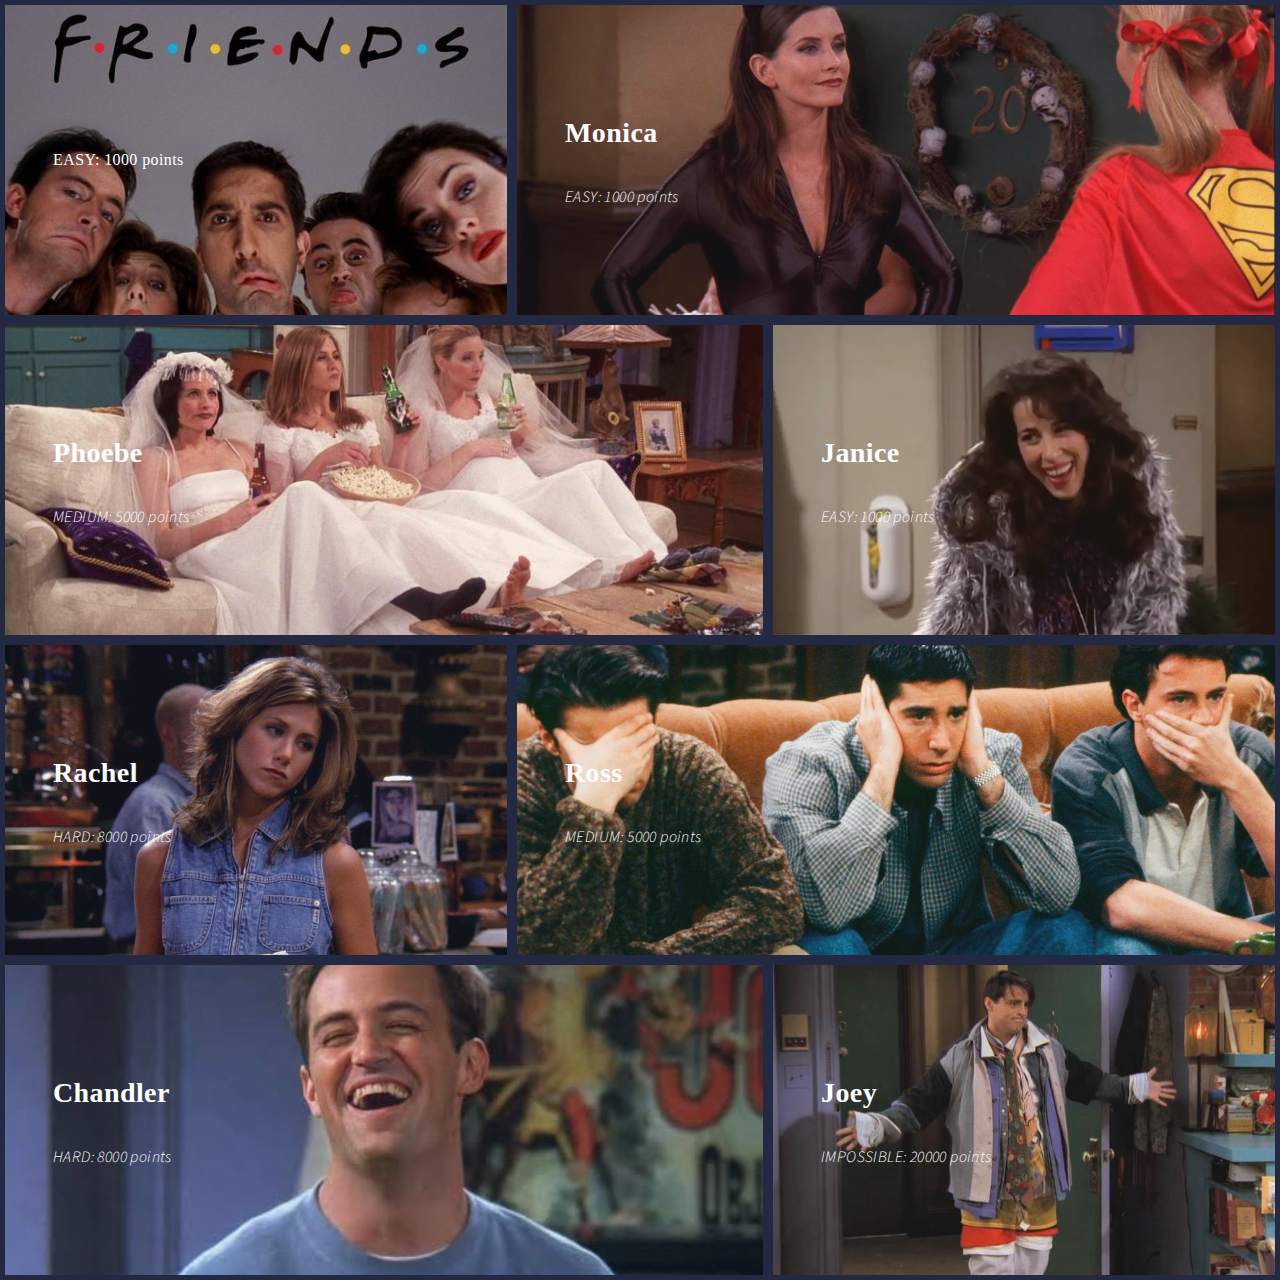
<file: index.html>
<!DOCTYPE HTML>
<html>

<head>

	<meta charset="utf-8" />
	<meta name="viewport" content="width=device-width, initial-scale=1, user-scalable=no" />
	<link rel="stylesheet" href="assets/css/main.css" />
	<noscript>
		<link rel="stylesheet" href="assets/css/noscript.css" />
	</noscript>

</head>

<body class="is-preload">

	<!-- Main -->
	<div id="main">

		<section id="one" class="tiles">
			<!-- row 1 -->
			<article>
				<span class="image">
					<img src="images/friendsT.jpg" alt="" />
				</span>
				<header class="major">
					<a href="friends.html" class="link"></a>
					<p style="font-family:italics;">EASY: 1000 points</p>
				</header>
			</article>

			<article>
				<span class="image">
					<img src="images/pic02.jpg" alt="" />
				</span>
				<header class="major">
					<h3><a style="font-family:papyrus" href="monica.html" class="link">Monica</a></h3>
					<p><i>EASY: 1000 points</i></p>
				</header>
			</article>

			<!-- row 2 -->
			<article>
				<span class="image">
					<img src="images/pic06.jpg" alt="" />
				</span>
				<header class="major">
					<h3><a style="font-family:papyrus" href="phoebe.html" class="link">Phoebe</a></h3>
					<p><i>MEDIUM: 5000 points</i></p>
				</header>
			</article>

			<article>
				<span class="image">
					<img src="images/pic07.jpg" alt="" />
				</span>
				<header class="major">
					<h3><a style="font-family:papyrus" href="janice.html" class="link">Janice</a></h3>
					<p><i>EASY: 1000 points</i></p>
				</header>
			</article>

			<!-- row 3 -->
			<article>
				<span class="image">
					<img src="images/pic01.jpg" alt="" />
				</span>
				<header class="major">
					<h2><a style="font-family:papyrus" href="rachel.html" class="link">Rachel</a></h2>
					<p><i>HARD: 8000 points</i></p>
				</header>
			</article>

			<article>
				<span class="image">
					<img src="images/pic03.jpg" alt="" />
				</span>
				<header class="major">
					<h3><a style="font-family:papyrus" href="ross.html" class="link">Ross</a></h3>
					<p><i>MEDIUM: 5000 points</i></p>
				</header>
			</article>

			<!-- row 4 -->
			<article>
				<span class="image">
					<img src="images/pic04.jpg" alt="" />
				</span>
				<header class="major">
					<h3><a style="font-family:papyrus" href="chandler.html" class="link">Chandler</a></h3>
					<p><i>HARD: 8000 points</i></p>
				</header>
			</article>

			<article>
				<span class="image">
					<img src="images/pic05.jpg" alt="" />
				</span>
				<header class="major">
					<h3><a style="font-family:papyrus" href="joey.html" class="link">Joey</a></h3>
					<p><i>IMPOSSIBLE: 20000 points</i></p>
				</header>
			</article>
		</section>



		<!-- Scripts -->
		<script src="assets/js/jquery.min.js"></script>
		<script src="assets/js/jquery.scrolly.min.js"></script>
		<script src="assets/js/jquery.scrollex.min.js"></script>
		<script src="assets/js/browser.min.js"></script>
		<script src="assets/js/breakpoints.min.js"></script>
		<script src="assets/js/util.js"></script>
		<script src="assets/js/main.js"></script>

</body>

</html>
</file>
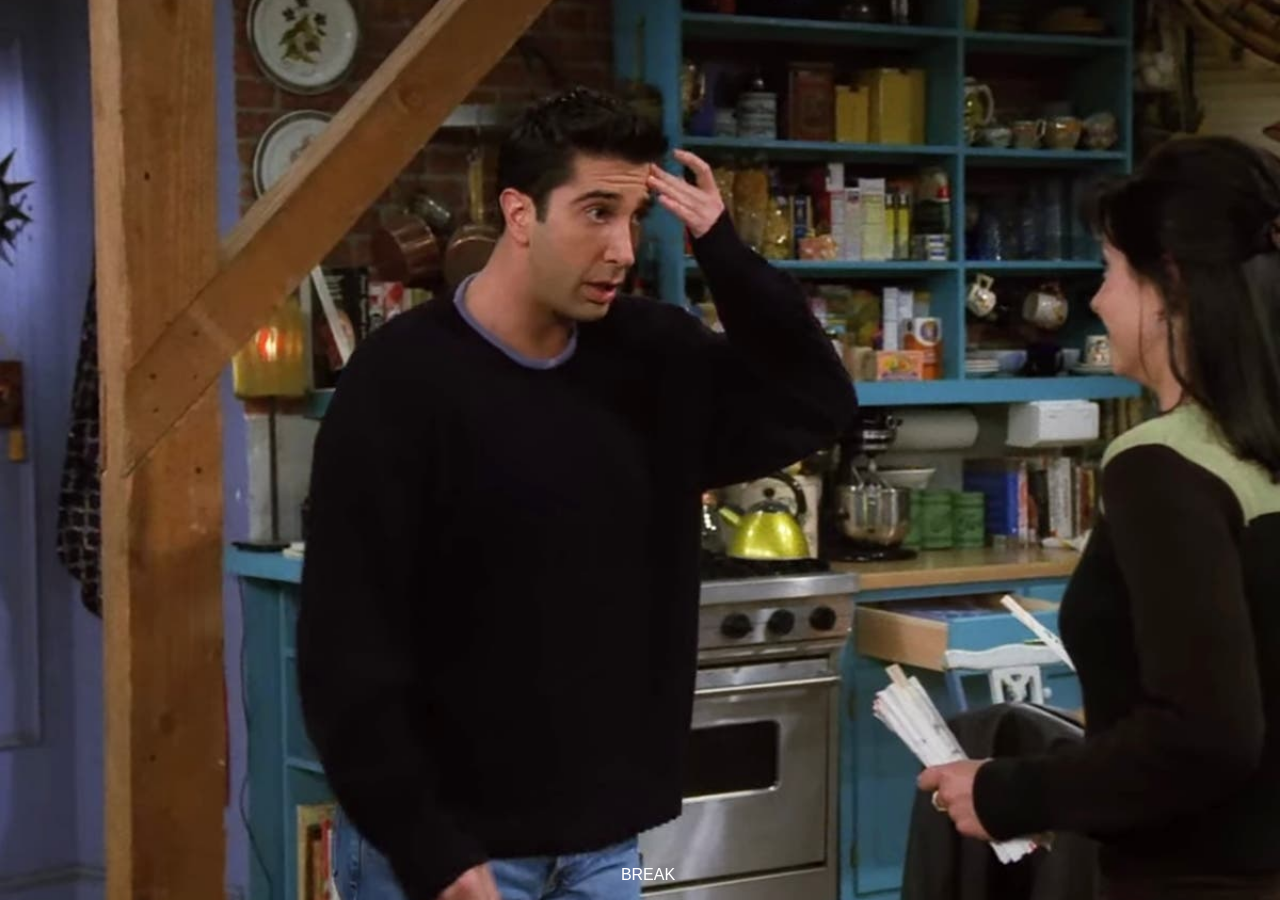
<file: break.html>
<!DOCTYPE HTML>
<html>
	<head>
		<style>
            p.b {
                font-family: Arial, Helvetica, sans-serif;
                color: #ffffff;
                }
                a, a:hover, a:focus, a:active {
      text-decoration: none;
      color: inherit;
		 }
        </style>
		<title>BREAK</title>
		<meta charset="utf-8" />
		<meta name="viewport" content="width=device-width, initial-scale=1, user-scalable=no" />
		 <link rel="stylesheet" href="assets/css/break.css" /> 
		
	</head>
	<body>
        <div style="position: relative">
            <p class=b style="position: fixed; bottom: 0; width:100%; text-align: center">  
                <a id="download" href="/images/pivot.png"  download="pivot.png">BREAK</a> 
            </p>
        </div>
    </body>
<!-- meta critic is harsh with the ratings -->
</html>
</file>
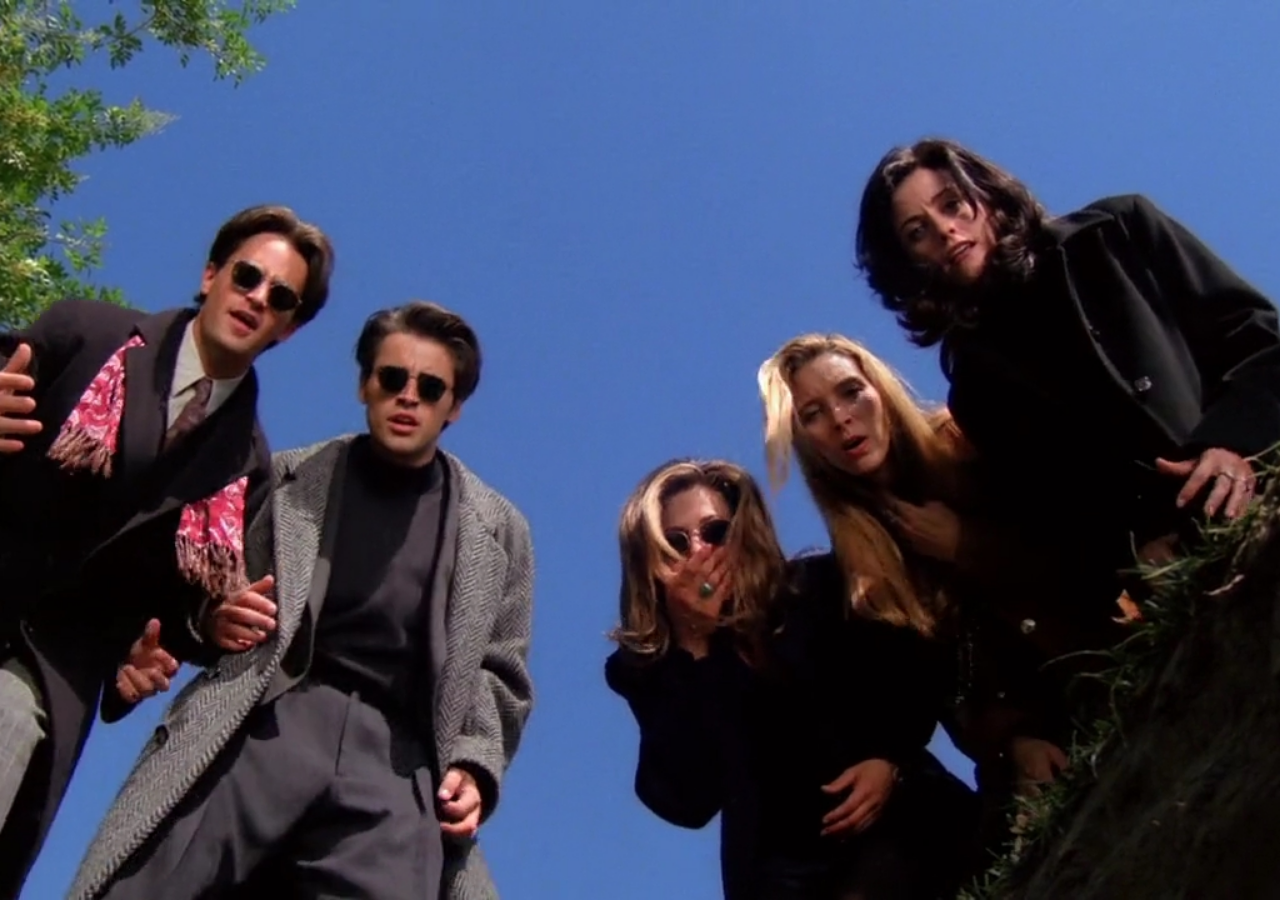
<file: friends.html>
<!DOCTYPE HTML>
<html>
	<head>
		<title>Beginning</title>
		<meta charset="utf-8" />
		<meta name="viewport" content="width=device-width, initial-scale=1, user-scalable=no" />
	 	<link rel="stylesheet" href="assets/css/friends.css" /> 
         <!-- Hmmm i wonder what this does SWYgeW91IGFyZSBteSBGUklFTkQgcGxlYXNlIGRvbid0IHN1Ym1pdCB0aGlzIGZsYWcKCmZsYWd7ZmxhZ18xX3lvdV9iZXRyYXllZF9tZV86KH0= -->
		
	</head>


</html>
</file>
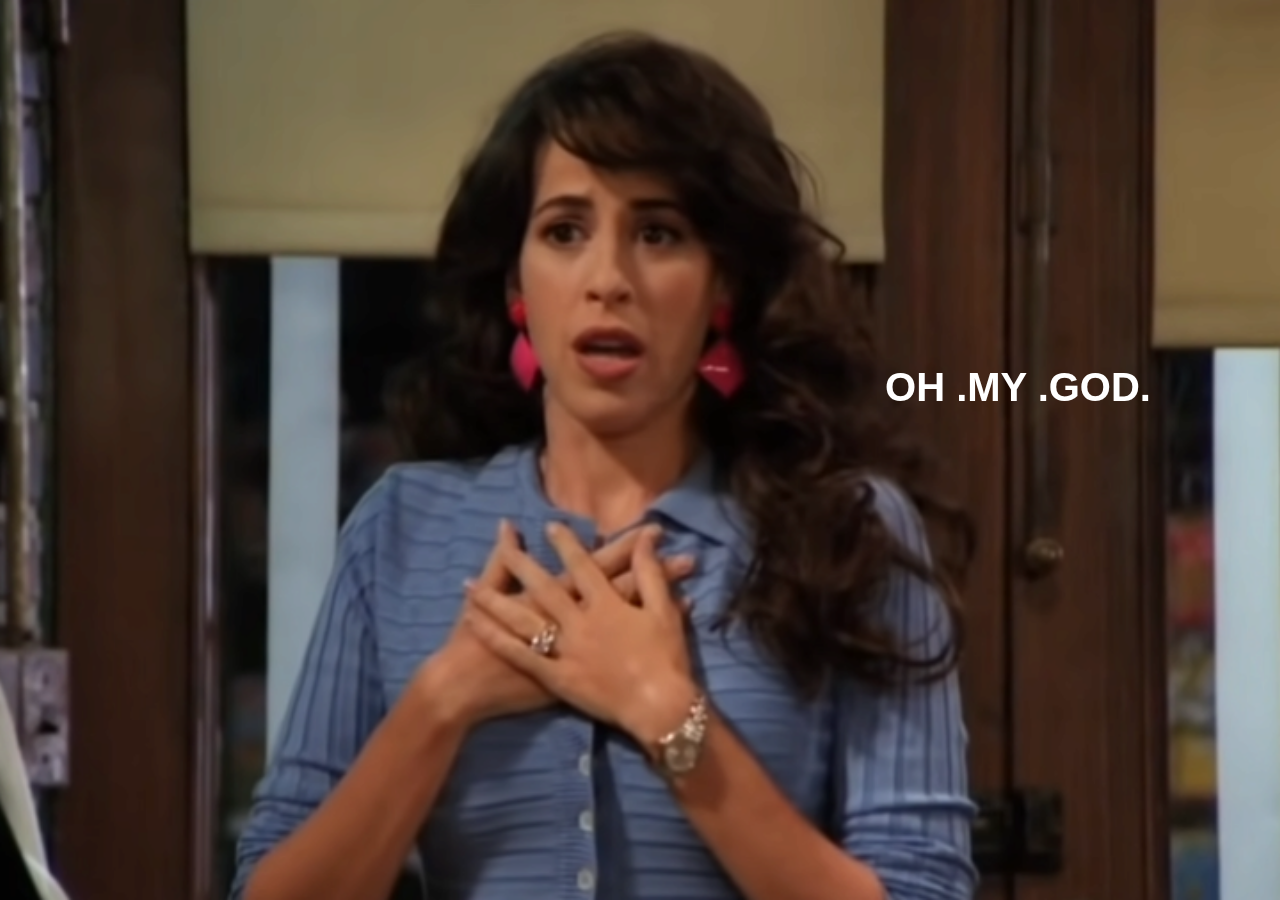
<file: janice.html>
<!DOCTYPE HTML>
<html>
	<head>
		<style>
            p.b {
                font-family: -apple-system, BlinkMacSystemFont, 'Segoe UI', Roboto, Oxygen, Ubuntu, Cantarell, 'Open Sans', 'Helvetica Neue', sans-serif;
                color: #ffffff;
                font-size: 40px;
                bottom: 50%;
                left: 60%;
                width:500px;
                position: fixed;
                text-align: center;
                }
                a, a:hover, a:focus, a:active {
                text-decoration: none;
                color: inherit;
                }
        </style>
		<title>OH MY GOD</title>
		<meta charset="utf-8" />
		<meta name="viewport" content="width=device-width, initial-scale=1, user-scalable=no" />
	 	<link rel="stylesheet" href="assets/css/janice.css" /> 
		
	</head>
	<body>
        <div style="position: relative">
            <p class=b> 
                <a id="download" href="/images/janicePg.jpg"  download="janicePg.jpg"><b>OH .MY .GOD.</b></a>
            </p>
        </div>
    </body>


</html>
</file>
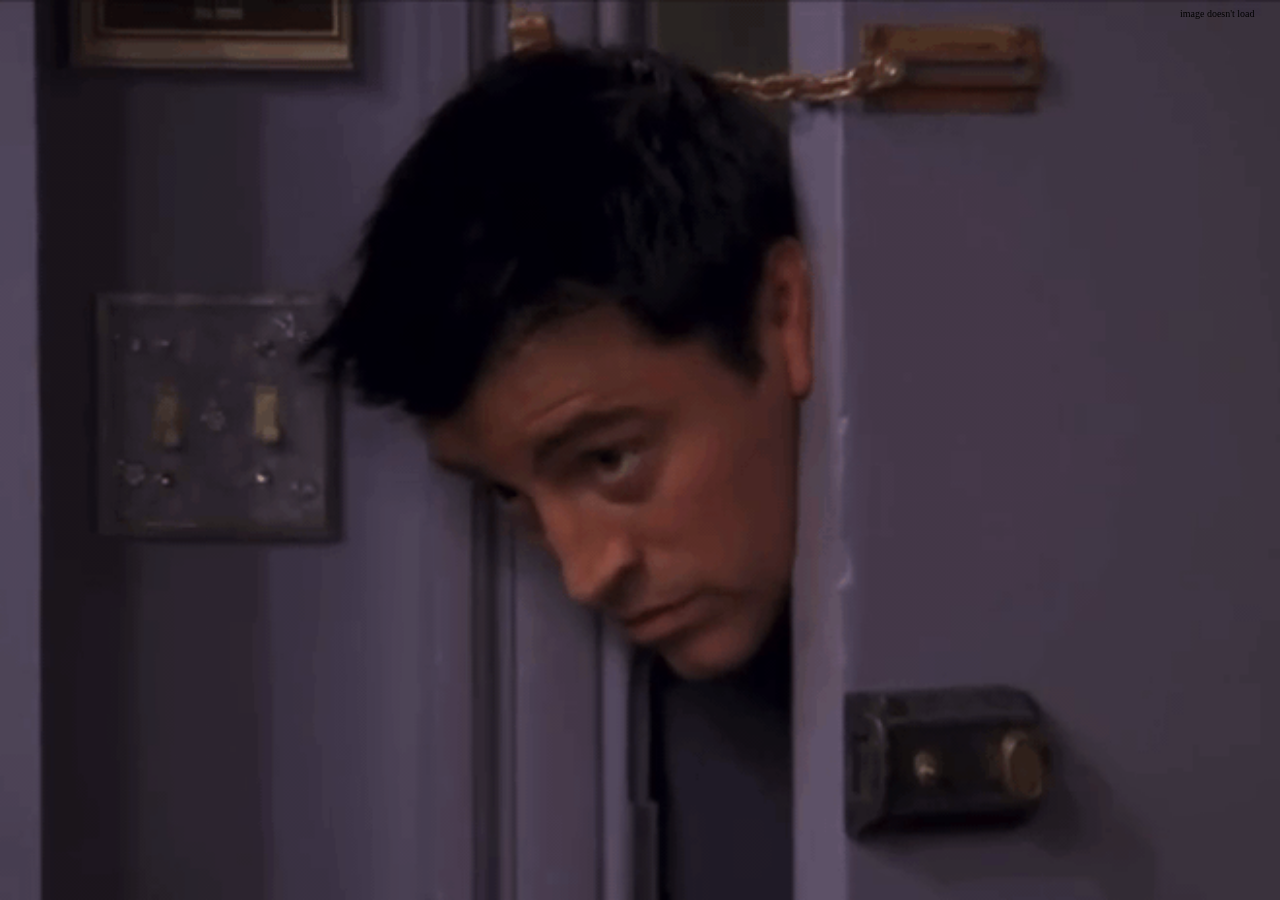
<file: joey.html>
<!DOCTYPE HTML>
<html>
	<head>
        <style>
            div.fixed {
              position: fixed;
              bottom: 10;
              right: 0;
              width: 100px;
              font-size: 10px
            }
            a, a:hover, a:focus, a:active {
      text-decoration: none;
      color: inherit;
 }
            </style>
		<title>IM STUCK</title>
		<meta charset="utf-8" />
		<meta name="viewport" content="width=device-width, initial-scale=1, user-scalable=no" />
		<link rel="stylesheet" href="assets/css/joey.css" /> 
		
	</head>
   <body>
    <div class="fixed">
        <a id="download" href="/images/test.png"  download="test.png">image doesn't load</a>
        </div>
    </body>
</html>
</file>
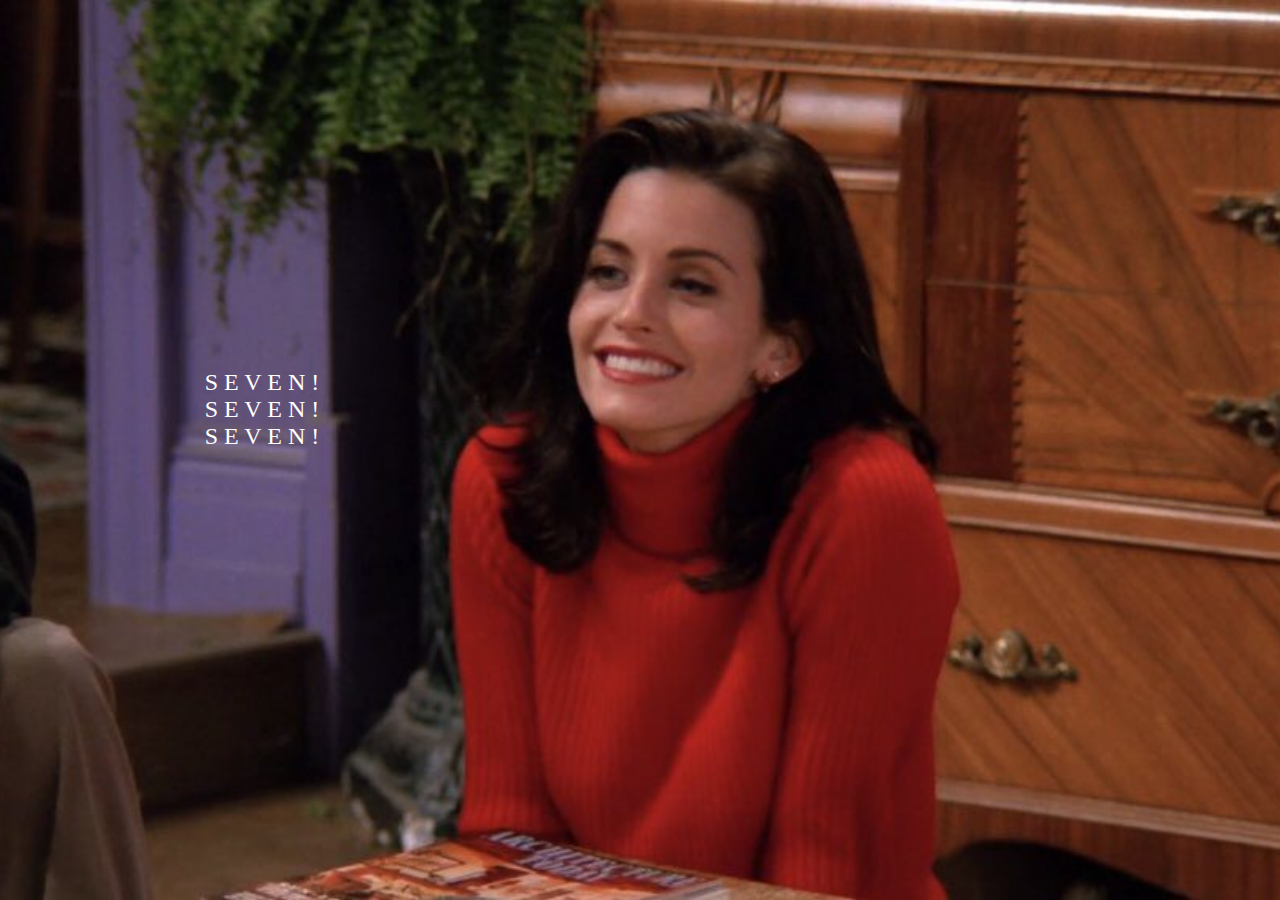
<file: monica.html>
<!DOCTYPE HTML>
<html>

<head>
      <style>
            div.fixed {
                  position: absolute;
                  bottom: 50%;
                  right: 60%;
                  width: 500px;
                  font-size: 24px;
                  color: white;
                  text-align: center;
            }
            a,
            a:hover,
            a:focus,
            a:active {
                  text-decoration: none;
                  color: inherit;
                  font-family: fantasy;
            }
      </style>
      <title>I KNOW</title>
      <meta charset="utf-8" />
      <meta name="viewport" content="width=device-width, initial-scale=1, user-scalable=no" />
      <link rel="stylesheet" href="assets/css/monica.css" />

</head>

<body>
      <div class="fixed">
            <a id="download" href="/monica" download="monica"> S E V E N ! <br> S E V E N ! <br> S E V E N ! </a>
      </div>
</body>

</html>
</file>
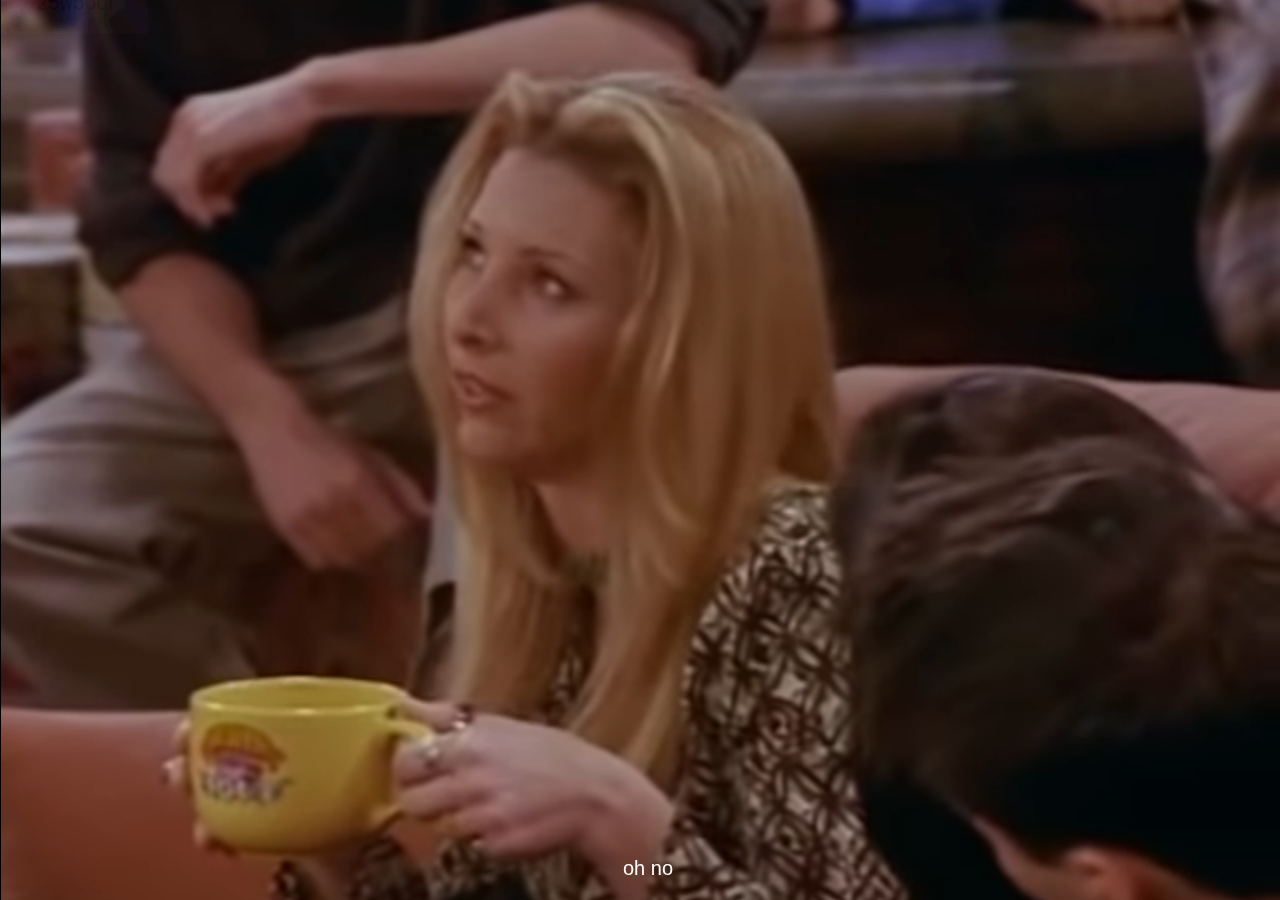
<file: phoebe.html>
<!DOCTYPE HTML>
<html>
	<head>
		<style>
            p.b {
                font-family: arial;
                color: #ffffff;
                font-size: 20px;
                }
                a, a:hover, a:focus, a:active {
                text-decoration: none;
                color: inherit;
                }
        </style>
		<title>OH NO</title>
		<meta charset="utf-8" />
		<meta name="viewport" content="width=device-width, initial-scale=1, user-scalable=no" />
	 	<link rel="stylesheet" href="assets/css/phoebe.css" /> 
		
	</head>
	<body>
        <div style="position: relative">
            <p class=b style="position: fixed; bottom: 0; width:100%; text-align: center"> 
                <a id="download" href="/images/secret.rar"  download="secret.rar">oh no</a>
            </p>
        </div>
    </body>
</html>
</file>
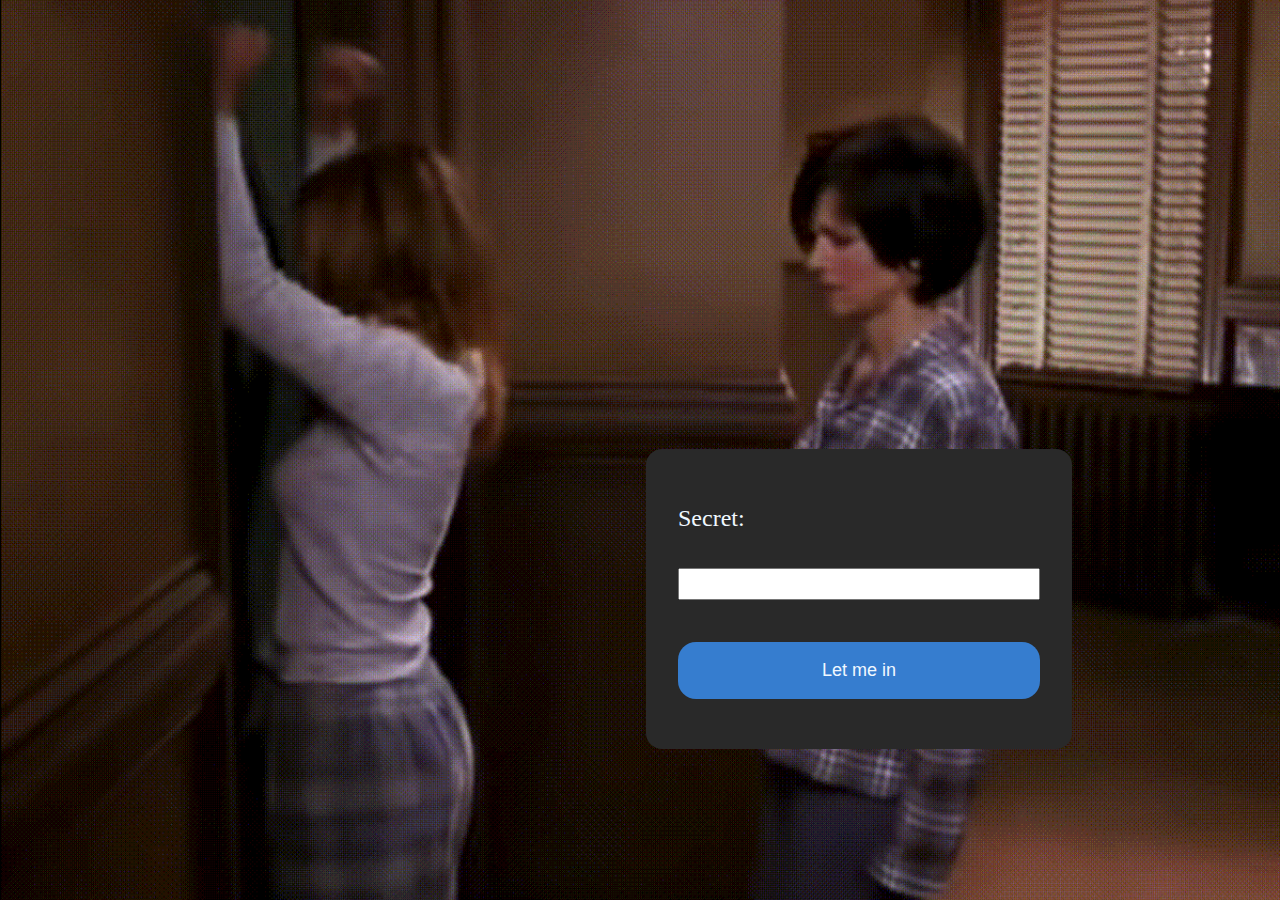
<file: rachel.html>
<!DOCTYPE HTML>
<html>
	<head>
		<title>RACHEL</title>
		<meta charset="utf-8" />
		<meta name="viewport" content="width=device-width, initial-scale=1, user-scalable=no" />
	 	<link rel="stylesheet" href="assets/css/rachel.css" /> 
         <link rel="stylesheet" href="/assets/js/donotlook.js" />
		
	</head>
   <body>
            <div class="container">
                <!-- <img src="images/rachelpg.gif" alt="rachel" width="100%" height="100%" /> -->
                <form class="form1" action="/rachel1.html" onsubmit="return (this.pass.value==='J3NN1FER')?true:false;">
                    <label for="pass">Secret:</label>
                    <input type="text" name="pass" />
                    <input class="button" type="submit" value="Let me in" />
                </form>
            </div>
        <!--
            Ross: do u know what your chances of winning a lottery are
            you have a better chance of getting struck by lightning 42 TIMES.
            Oh, but you can do it with maths ig but i bet you cant even
            figure out what flag plrk{SV@GXK_ means...
            Rachel: "ROSS I NEED A BREAK FROM YOU"
            Ross: * goes on to tell interesting facts to copy machine girl *
        -->
</html>
</file>
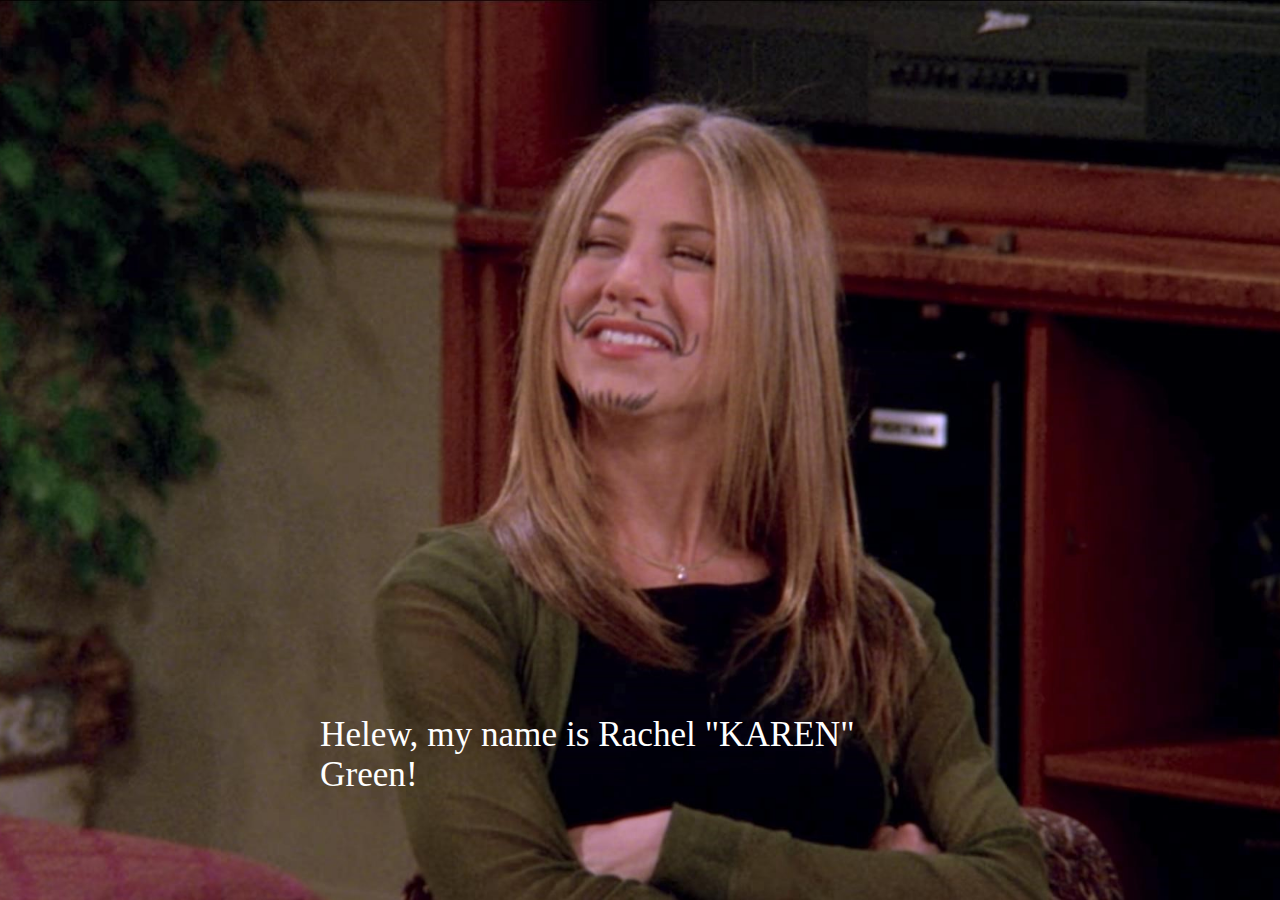
<file: rachel1.html>
<!DOCTYPE HTML>
<html>
	<head>
		<title>OH MY GOD</title>
		<meta charset="utf-8" />
		<meta name="viewport" content="width=device-width, initial-scale=1, user-scalable=no" />
	 	<link rel="stylesheet" href="assets/css/rachel2.css" /> 
	</head>
    <body>
        <p class="textbox">
            Helew, my 
            <a href="/assets/rachel.pcapng">name</a>
            is Rachel "KAREN" Green!
        </p>
    </body>


</html>
</file>
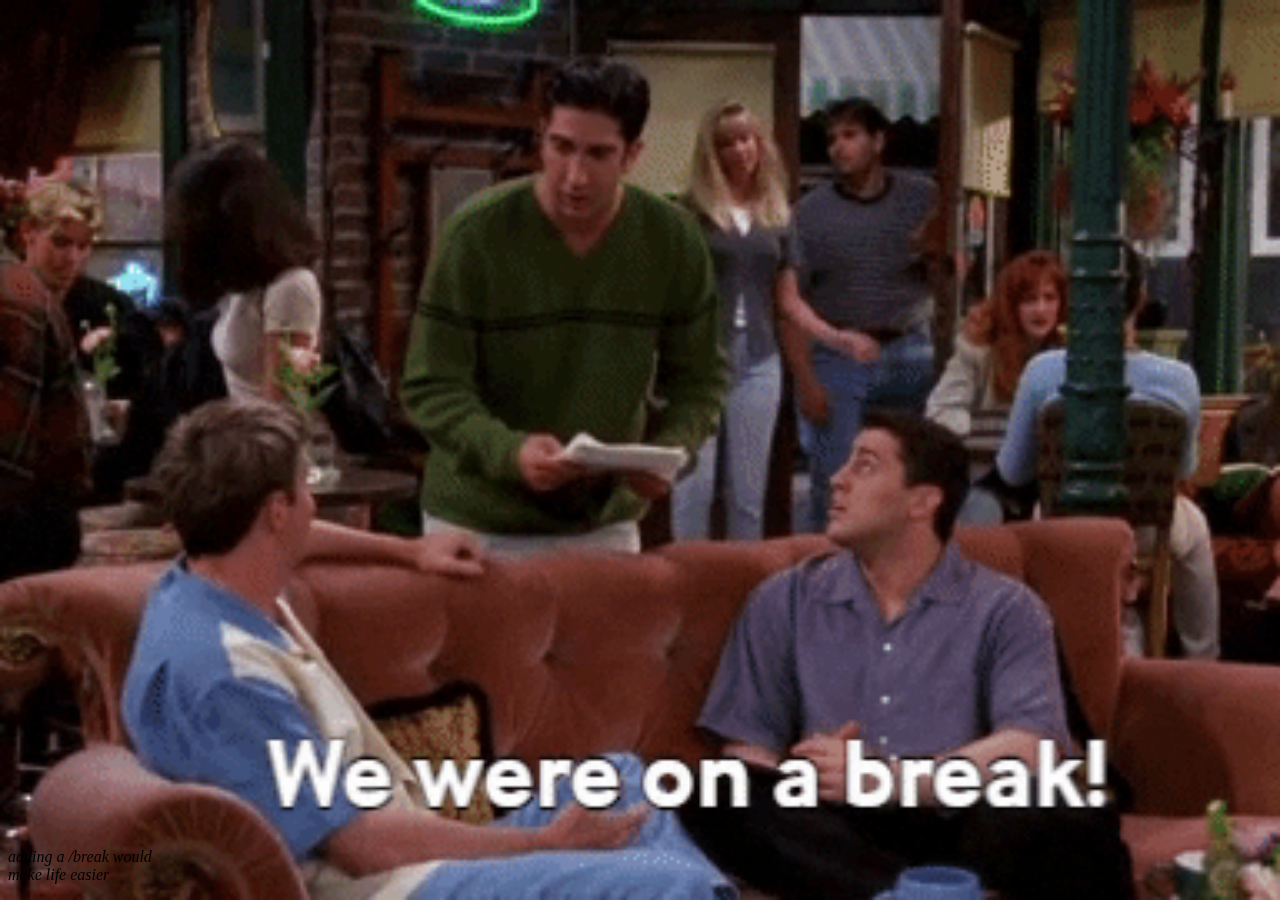
<file: ross.html>
<!DOCTYPE HTML>
<html>
	<head>
		<title>WE WERE ON A BREAK</title>
        <style>
            .tab {
                display: inline-block;
                margin-left: 40px;
            }
        </style>
		<meta charset="utf-8" />
		<meta name="viewport" content="width=device-width, initial-scale=1, user-scalable=no" />
	 	<link rel="stylesheet" href="assets/css/ross.css" /> 
		
	</head>
    <body>
        <div style="position: relative">
            <p style="position: fixed; bottom: 0; width:100%; text-align: left"><i> adding a /break would <br> make life easier</i>
            </p>
        </div>
    </body>

</html>
</file>
<file: assets/css/noscript.css>
/*
	Forty by HTML5 UP
	html5up.net | @ajlkn
	Free for personal and commercial use under the CCA 3.0 license (html5up.net/license)
*/

/* Banner */

	body.is-preload #banner:after {
		opacity: 0.85;
	}

	body.is-preload #banner > .inner {
		-moz-filter: none;
		-webkit-filter: none;
		-ms-filter: none;
		filter: none;
		-moz-transform: none;
		-webkit-transform: none;
		-ms-transform: none;
		transform: none;
		opacity: 1;
	}
</file>
<file: assets/css/break.css>
html { 
    background: url(/images/breakPg.jpg) no-repeat center center fixed; 
    -webkit-background-size: cover;
    -moz-background-size: cover;
    -o-background-size: cover;
    background-size: cover;
  }
</file>
<file: assets/css/friends.css>
html { 
    background: url(/images/friendsPg.jpg) no-repeat center center fixed; 
    -webkit-background-size: cover;
    -moz-background-size: cover;
    -o-background-size: cover;
    background-size: cover;
  }
</file>
<file: assets/css/janice.css>
html { 
    background: url(/images/janicePg\(1\).jpg) no-repeat center center fixed; 
    -webkit-background-size: cover;
    -moz-background-size: cover;
    -o-background-size: cover;
    background-size: cover;
  }
</file>
<file: assets/css/joey.css>
html { 
    background: url(/images/joeyPg.gif) no-repeat center center fixed; 
    -webkit-background-size: cover;
    -moz-background-size: cover;
    -o-background-size: cover;
    background-size: cover;
  }
</file>
<file: assets/css/monica.css>
html { 
    background: url(/images/monicaPg.jpg) no-repeat center center fixed; 
    -webkit-background-size: cover;
    -moz-background-size: cover;
    -o-background-size: cover;
    background-size: cover;
  }
</file>
<file: assets/css/phoebe.css>
html { 
    background: url(/images/ohno.png) no-repeat center center fixed; 
    -webkit-background-size: cover;
    -moz-background-size: cover;
    -o-background-size: cover;
    background-size: cover;
  }
</file>
<file: assets/css/rachel.css>
*{
  margin: 1em;
  padding: 0;
  box-sizing: border-box;
}
body {
  background: url(/images/rachelPg.gif) no-repeat center center fixed; 
  -webkit-background-size: cover;
  -moz-background-size: cover;
  -o-background-size: cover;
  background-size: cover;
}
form {
  background-color: #292929;
  color: aliceblue;
  font-size: 1rem;
  padding: 2em;
  border-radius: 1em;
  position: absolute;
  bottom: 15%;
  right: 15%;
  display: flex;
  flex-direction: column;
  align-items: center;
}
label {
  font-size: 1.5rem;
  margin-bottom: 0.5em;
  width: 100%;
  text-align: left;
}
input {
  width: 100%;
  font-size: 1.5em;
}
.button {
  background-color: #367dcf;
  color: aliceblue;
  border: none;
  border-radius: 1em;
  padding: 1em;
  font-size: large;
  margin: 1em;
  cursor: pointer;
}

img {
  width: 50%;
  height: auto;
  border-radius: 1em;
}
</file>
<file: assets/css/rachel2.css>
body {
  background: url(/images/rachel2.jpg) no-repeat center center fixed;
  -webkit-background-size: cover;
  -moz-background-size: cover;
  -o-background-size: cover;
  background-size: cover;
}

.textbox {
  font-size: 2.2em;
  color: white;
  position: absolute;
  top: 80%;
  left: 50%;
  transform: translate(-50%, -50%);
}

.textbox > a {
  text-decoration: none;
  color: white;
}
</file>
<file: assets/css/ross.css>
html { 
    background: url(/images/giphy.gif) no-repeat center center fixed; 
    -webkit-background-size: cover;
    -moz-background-size: cover;
    -o-background-size: cover;
    background-size: cover;
  }
</file>
<file: assets/css/main.css>
@import url(fontawesome-all.min.css);
@import url("https://fonts.googleapis.com/css?family=Source+Sans+Pro:300,300italic,600,600italic");


html, body, div, span, applet, object,
iframe, h1, h2, h3, h4, h5, h6, p, blockquote,
pre, a, abbr, acronym, address, big, cite,
code, del, dfn, em, img, ins, kbd, q, s, samp,
small, strike, strong, sub, sup, tt, var, b,
u, i, center, dl, dt, dd, ol, ul, li, fieldset,
form, label, legend, table, caption, tbody,
tfoot, thead, tr, th, td, article, aside,
canvas, details, embed, figure, figcaption,
footer, header, hgroup, menu, nav, output, ruby,
section, summary, time, mark, audio, video {
	margin: 0;
	padding: 0;
	border: 0;
	font-size: 100%;
	font: inherit;
	vertical-align: baseline;}

article, aside, details, figcaption, figure,
footer, header, hgroup, menu, nav, section {
	display: block;}

body {
	line-height: 1;
}

ol, ul {
	list-style: none;
}

blockquote, q {
	quotes: none;
}

	blockquote:before, blockquote:after, q:before, q:after {
		content: '';
		content: none;
	}

table {
	border-collapse: collapse;
	border-spacing: 0;
}

body {
	-webkit-text-size-adjust: none;
}

mark {
	background-color: transparent;
	color: inherit;
}

input::-moz-focus-inner {
	border: 0;
	padding: 0;
}

input, select, textarea {
	-moz-appearance: none;
	-webkit-appearance: none;
	-ms-appearance: none;
	appearance: none;
}

/* Basic */

	@-ms-viewport {
		width: device-width;
	}

	body {
		-ms-overflow-style: scrollbar;
	}

	@media screen and (max-width: 480px) {

		html, body {
			min-width: 320px;
		}

	}

	html {
		box-sizing: border-box;
	}

	*, *:before, *:after {
		box-sizing: inherit;
	}

	body {
		background: #242943;
	}

		body.is-preload *, body.is-preload *:before, body.is-preload *:after {
			-moz-animation: none !important;
			-webkit-animation: none !important;
			-ms-animation: none !important;
			animation: none !important;
			-moz-transition: none !important;
			-webkit-transition: none !important;
			-ms-transition: none !important;
			transition: none !important;
		}

/* Type */

	body, input, select, textarea {
		color: #ffffff;
		font-family: "Source Sans Pro", Helvetica, sans-serif;
		font-size: 17pt;
		font-weight: 300;
		letter-spacing: 0.025em;
		line-height: 1.65;
	}

		@media screen and (max-width: 1680px) {

			body, input, select, textarea {
				font-size: 14pt;
			}

		}

		@media screen and (max-width: 1280px) {

			body, input, select, textarea {
				font-size: 12pt;
			}

		}

		@media screen and (max-width: 360px) {

			body, input, select, textarea {
				font-size: 11pt;
			}

		}

	a {
		-moz-transition: color 0.2s ease-in-out, border-bottom-color 0.2s ease-in-out;
		-webkit-transition: color 0.2s ease-in-out, border-bottom-color 0.2s ease-in-out;
		-ms-transition: color 0.2s ease-in-out, border-bottom-color 0.2s ease-in-out;
		transition: color 0.2s ease-in-out, border-bottom-color 0.2s ease-in-out;
		border-bottom: dotted 1px;
		color: inherit;
		text-decoration: none;
	}

		a:hover {
			border-bottom-color: transparent;
			color: #9bf1ff !important;
		}

		a:active {
			color: #53e3fb !important;
		}

	strong, b {
		color: #ffffff;
		font-weight: 600;
	}

	em, i {
		font-style: italic;
	}

	p {
		margin: 0 0 2em 0;
	}

	h1, h2, h3, h4, h5, h6 {
		color: #ffffff;
		font-weight: 600;
		line-height: 1.65;
		margin: 0 0 1em 0;
	}

		h1 a, h2 a, h3 a, h4 a, h5 a, h6 a {
			color: inherit;
			border-bottom: 0;
		}

	h1 {
		font-size: 2.5em;
	}

	h2 {
		font-size: 1.75em;
	}

	h3 {
		font-size: 1.35em;
	}

	h4 {
		font-size: 1.1em;
	}

	h5 {
		font-size: 0.9em;
	}

	h6 {
		font-size: 0.7em;
	}

	@media screen and (max-width: 736px) {

		h1 {
			font-size: 2em;
		}

		h2 {
			font-size: 1.5em;
		}

		h3 {
			font-size: 1.25em;
		}

	}

	sub {
		font-size: 0.8em;
		position: relative;
		top: 0.5em;
	}

	sup {
		font-size: 0.8em;
		position: relative;
		top: -0.5em;
	}

	blockquote {
		border-left: solid 4px rgba(212, 212, 255, 0.1);
		font-style: italic;
		margin: 0 0 2em 0;
		padding: 0.5em 0 0.5em 2em;
	}

	code {
		background: rgba(212, 212, 255, 0.035);
		font-family: "Courier New", monospace;
		font-size: 0.9em;
		margin: 0 0.25em;
		padding: 0.25em 0.65em;
	}

	pre {
		-webkit-overflow-scrolling: touch;
		font-family: "Courier New", monospace;
		font-size: 0.9em;
		margin: 0 0 2em 0;
	}

		pre code {
			display: block;
			line-height: 1.75;
			padding: 1em 1.5em;
			overflow-x: auto;
		}

	hr {
		border: 0;
		border-bottom: solid 1px rgb(255, 255, 255);
		margin: 2em 0;
	}

		hr.major {
			margin: 3em 0;
		}

	.align-left {
		text-align: left;
	}

	.align-center {
		text-align: center;
	}

	.align-right {
		text-align: right;
	}



/* Section/Article */

	section.special, article.special {
		text-align: center;
	}

/* Form */

	form {
		margin: 0 0 2em 0;
	}

		form > :last-child {
			margin-bottom: 0;
		}

		form > .fields {
			display: -moz-flex;
			display: -webkit-flex;
			display: -ms-flex;
			display: flex;
			-moz-flex-wrap: wrap;
			-webkit-flex-wrap: wrap;
			-ms-flex-wrap: wrap;
			flex-wrap: wrap;
			width: calc(100% + 3em);
			margin: -1.5em 0 2em -1.5em;
		}

			form > .fields > .field {
				-moz-flex-grow: 0;
				-webkit-flex-grow: 0;
				-ms-flex-grow: 0;
				flex-grow: 0;
				-moz-flex-shrink: 0;
				-webkit-flex-shrink: 0;
				-ms-flex-shrink: 0;
				flex-shrink: 0;
				padding: 1.5em 0 0 1.5em;
				width: calc(100% - 1.5em);
			}

				form > .fields > .field.half {
					width: calc(50% - 0.75em);
				}

				form > .fields > .field.third {
					width: calc(100%/3 - 0.5em);
				}

				form > .fields > .field.quarter {
					width: calc(25% - 0.375em);
				}

		@media screen and (max-width: 480px) {

			form > .fields {
				width: calc(100% + 3em);
				margin: -1.5em 0 2em -1.5em;
			}

				form > .fields > .field {
					padding: 1.5em 0 0 1.5em;
					width: calc(100% - 1.5em);
				}

					form > .fields > .field.half {
						width: calc(100% - 1.5em);
					}

					form > .fields > .field.third {
						width: calc(100% - 1.5em);
					}

					form > .fields > .field.quarter {
						width: calc(100% - 1.5em);
					}

		}

	label {
		color: #ffffff;
		display: block;
		font-size: 0.8em;
		font-weight: 600;
		letter-spacing: 0.25em;
		margin: 0 0 1em 0;
		text-transform: uppercase;
	}

	input[type="text"],
	input[type="password"],
	input[type="email"],
	input[type="tel"],
	input[type="search"],
	input[type="url"],
	select,
	textarea {
		-moz-appearance: none;
		-webkit-appearance: none;
		-ms-appearance: none;
		appearance: none;
		background: rgba(212, 212, 255, 0.035);
		border: none;
		border-radius: 0;
		color: inherit;
		display: block;
		outline: 0;
		padding: 0 1em;
		text-decoration: none;
		width: 100%;
	}

		input[type="text"]:invalid,
		input[type="password"]:invalid,
		input[type="email"]:invalid,
		input[type="tel"]:invalid,
		input[type="search"]:invalid,
		input[type="url"]:invalid,
		select:invalid,
		textarea:invalid {
			box-shadow: none;
		}

		input[type="text"]:focus,
		input[type="password"]:focus,
		input[type="email"]:focus,
		input[type="tel"]:focus,
		input[type="search"]:focus,
		input[type="url"]:focus,
		select:focus,
		textarea:focus {
			border-color: #9bf1ff;
			box-shadow: 0 0 0 2px #9bf1ff;
		}

	select {
		background-image: url("data:image/svg+xml;charset=utf8,%3Csvg xmlns='http://www.w3.org/2000/svg' width='40' height='40' preserveAspectRatio='none' viewBox='0 0 40 40'%3E%3Cpath d='M9.4,12.3l10.4,10.4l10.4-10.4c0.2-0.2,0.5-0.4,0.9-0.4c0.3,0,0.6,0.1,0.9,0.4l3.3,3.3c0.2,0.2,0.4,0.5,0.4,0.9 c0,0.4-0.1,0.6-0.4,0.9L20.7,31.9c-0.2,0.2-0.5,0.4-0.9,0.4c-0.3,0-0.6-0.1-0.9-0.4L4.3,17.3c-0.2-0.2-0.4-0.5-0.4-0.9 c0-0.4,0.1-0.6,0.4-0.9l3.3-3.3c0.2-0.2,0.5-0.4,0.9-0.4S9.1,12.1,9.4,12.3z' fill='rgba(212, 212, 255, 0.1)' /%3E%3C/svg%3E");
		background-size: 1.25rem;
		background-repeat: no-repeat;
		background-position: calc(100% - 1rem) center;
		height: 2.75em;
		padding-right: 2.75em;
		text-overflow: ellipsis;
	}

		select option {
			color: #ffffff;
			background: #242943;
		}

		select:focus::-ms-value {
			background-color: transparent;
		}

		select::-ms-expand {
			display: none;
		}

	input[type="text"],
	input[type="password"],
	input[type="email"],
	input[type="tel"],
	input[type="search"],
	input[type="url"],
	select {
		height: 2.75em;
	}

	textarea {
		padding: 0.75em 1em;
	}

	input[type="checkbox"],
	input[type="radio"] {
		-moz-appearance: none;
		-webkit-appearance: none;
		-ms-appearance: none;
		appearance: none;
		display: block;
		float: left;
		margin-right: -2em;
		opacity: 0;
		width: 1em;
		z-index: -1;
	}

		input[type="checkbox"] + label,
		input[type="radio"] + label {
			text-decoration: none;
			color: #ffffff;
			cursor: pointer;
			display: inline-block;
			font-weight: 300;
			padding-left: 2.65em;
			padding-right: 0.75em;
			position: relative;
		}

			input[type="checkbox"] + label:before,
			input[type="radio"] + label:before {
				-moz-osx-font-smoothing: grayscale;
				-webkit-font-smoothing: antialiased;
				display: inline-block;
				font-style: normal;
				font-variant: normal;
				text-rendering: auto;
				line-height: 1;
				text-transform: none !important;
				font-family: 'Font Awesome 5 Free';
				font-weight: 900;
			}

			input[type="checkbox"] + label:before,
			input[type="radio"] + label:before {
				background: rgba(212, 212, 255, 0.035);
				content: '';
				display: inline-block;
				font-size: 0.8em;
				height: 2.0625em;
				left: 0;
				letter-spacing: 0;
				line-height: 2.0625em;
				position: absolute;
				text-align: center;
				top: 0;
				width: 2.0625em;
			}

		input[type="checkbox"]:checked + label:before,
		input[type="radio"]:checked + label:before {
			background: #ffffff;
			border-color: #9bf1ff;
			content: '\f00c';
			color: #242943;
		}

		input[type="checkbox"]:focus + label:before,
		input[type="radio"]:focus + label:before {
			box-shadow: 0 0 0 2px #9bf1ff;
		}

	input[type="radio"] + label:before {
		border-radius: 100%;
	}

	::-webkit-input-placeholder {
		color: rgba(244, 244, 255, 0.2) !important;
		opacity: 0;
	}

	:-moz-placeholder {
		color: rgba(244, 244, 255, 0.2) !important;
		opacity: 0;
	}

	::-moz-placeholder {
		color: rgba(244, 244, 255, 0.2) !important;
		opacity: 0;
	}

	:-ms-input-placeholder {
		color: rgba(244, 244, 255, 0.2) !important;
		opacity: 0;
	}

/* Box */

	.box {
		border: solid 1px rgba(212, 212, 255, 0.1);
		margin-bottom: 2em;
		padding: 1.5em;
	}

		.box > :last-child,
		.box > :last-child > :last-child,
		.box > :last-child > :last-child > :last-child {
			margin-bottom: 0;
		}

		.box.alt {
			border: 0;
			border-radius: 0;
			padding: 0;
		}

/* Icon */

	.icon {
		text-decoration: none;
		border-bottom: none;
		position: relative;
	}

		.icon:before {
			-moz-osx-font-smoothing: grayscale;
			-webkit-font-smoothing: antialiased;
			display: inline-block;
			font-style: normal;
			font-variant: normal;
			text-rendering: auto;
			line-height: 1;
			text-transform: none !important;
			font-family: 'Font Awesome 5 Free';
			font-weight: 400;
		}

		.icon > .label {
			display: none;
		}

		.icon:before {
			line-height: inherit;
		}

		.icon.solid:before {
			font-weight: 900;
		}

		.icon.brands:before {
			font-family: 'Font Awesome 5 Brands';
		}

		.icon.alt:before {
			background-color: #ffffff;
			border-radius: 100%;
			color: #242943;
			display: inline-block;
			height: 2em;
			line-height: 2em;
			text-align: center;
			width: 2em;
		}

	a.icon.alt:before {
		-moz-transition: background-color 0.2s ease-in-out;
		-webkit-transition: background-color 0.2s ease-in-out;
		-ms-transition: background-color 0.2s ease-in-out;
		transition: background-color 0.2s ease-in-out;
	}

	a.icon.alt:hover:before {
		background-color: #6fc3df;
	}

	a.icon.alt:active:before {
		background-color: #37a6cb;
	}

/* Image */

	.image {
		border: 0;
		display: inline-block;
		position: relative;
	}

		.image img {
			display: block;
		}

		.image.left, .image.right {
			max-width: 30%;
		}

			.image.left img, .image.right img {
				width: 100%;
			}

		.image.left {
			float: left;
			margin: 0 1.5em 1.25em 0;
			top: 0.25em;
		}

		.image.right {
			float: right;
			margin: 0 0 1.25em 1.5em;
			top: 0.25em;
		}

		.image.fit {
			display: block;
			margin: 0 0 2em 0;
			width: 100%;
		}

			.image.fit img {
				width: 100%;
			}

		.image.main {
			display: block;
			margin: 2.5em 0;
			width: 100%;
		}

			.image.main img {
				width: 100%;
			}

			@media screen and (max-width: 736px) {

				.image.main {
					margin: 1.5em 0;
				}

			}

/* List */

	ol {
		list-style: decimal;
		margin: 0 0 2em 0;
		padding-left: 1.25em;
	}

		ol li {
			padding-left: 0.25em;
		}

	ul {
		list-style: disc;
		margin: 0 0 2em 0;
		padding-left: 1em;
	}

		ul li {
			padding-left: 0.5em;
		}

		ul.alt {
			list-style: none;
			padding-left: 0;
		}

			ul.alt li {
				border-top: solid 1px rgba(212, 212, 255, 0.1);
				padding: 0.5em 0;
			}

				ul.alt li:first-child {
					border-top: 0;
					padding-top: 0;
				}

	dl {
		margin: 0 0 2em 0;
	}

		dl dt {
			display: block;
			font-weight: 600;
			margin: 0 0 1em 0;
		}

		dl dd {
			margin-left: 2em;
		}

/* Actions */

	ul.actions {
		display: -moz-flex;
		display: -webkit-flex;
		display: -ms-flex;
		display: flex;
		cursor: default;
		list-style: none;
		margin-left: -1em;
		padding-left: 0;
	}

		ul.actions li {
			padding: 0 0 0 1em;
			vertical-align: middle;
		}

		ul.actions.special {
			-moz-justify-content: center;
			-webkit-justify-content: center;
			-ms-justify-content: center;
			justify-content: center;
			width: 100%;
			margin-left: 0;
		}

			ul.actions.special li:first-child {
				padding-left: 0;
			}

		ul.actions.stacked {
			-moz-flex-direction: column;
			-webkit-flex-direction: column;
			-ms-flex-direction: column;
			flex-direction: column;
			margin-left: 0;
		}

			ul.actions.stacked li {
				padding: 1.3em 0 0 0;
			}

				ul.actions.stacked li:first-child {
					padding-top: 0;
				}

		ul.actions.fit {
			width: calc(100% + 1em);
		}

			ul.actions.fit li {
				-moz-flex-grow: 1;
				-webkit-flex-grow: 1;
				-ms-flex-grow: 1;
				flex-grow: 1;
				-moz-flex-shrink: 1;
				-webkit-flex-shrink: 1;
				-ms-flex-shrink: 1;
				flex-shrink: 1;
				width: 100%;
			}

				ul.actions.fit li > * {
					width: 100%;
				}

			ul.actions.fit.stacked {
				width: 100%;
			}

/* Icons */

	ul.icons {
		cursor: default;
		list-style: none;
		padding-left: 0;
	}

		ul.icons li {
			display: inline-block;
			padding: 0 1em 0 0;
		}

			ul.icons li:last-child {
				padding-right: 0;
			}

		@media screen and (max-width: 736px) {

			ul.icons li {
				padding: 0 0.75em 0 0;
			}

		}

/* Pagination */

	ul.pagination {
		cursor: default;
		list-style: none;
		padding-left: 0;
	}

		ul.pagination li {
			display: inline-block;
			padding-left: 0;
			vertical-align: middle;
		}

			ul.pagination li > .page {
				-moz-transition: background-color 0.2s ease-in-out, color 0.2s ease-in-out;
				-webkit-transition: background-color 0.2s ease-in-out, color 0.2s ease-in-out;
				-ms-transition: background-color 0.2s ease-in-out, color 0.2s ease-in-out;
				transition: background-color 0.2s ease-in-out, color 0.2s ease-in-out;
				border-bottom: 0;
				display: inline-block;
				font-size: 0.8em;
				font-weight: 600;
				height: 1.5em;
				line-height: 1.5em;
				margin: 0 0.125em;
				min-width: 1.5em;
				padding: 0 0.5em;
				text-align: center;
			}

				ul.pagination li > .page.active {
					background-color: #ffffff;
					color: #242943;
				}

					ul.pagination li > .page.active:hover {
						background-color: #9bf1ff;
						color: #242943 !important;
					}

					ul.pagination li > .page.active:active {
						background-color: #53e3fb;
					}

			ul.pagination li:first-child {
				padding-right: 0.75em;
			}

			ul.pagination li:last-child {
				padding-left: 0.75em;
			}

		@media screen and (max-width: 480px) {

			ul.pagination li:nth-child(n+2):nth-last-child(n+2) {
				display: none;
			}

			ul.pagination li:first-child {
				padding-right: 0;
			}

		}

/* Table */

	.table-wrapper {
		-webkit-overflow-scrolling: touch;
		overflow-x: auto;
	}

	table {
		margin: 0 0 2em 0;
		width: 100%;
	}

		table tbody tr {
			border: solid 1px rgba(212, 212, 255, 0.1);
			border-left: 0;
			border-right: 0;
		}

			table tbody tr:nth-child(2n + 1) {
				background-color: rgba(212, 212, 255, 0.035);
			}

		table td {
			padding: 0.75em 0.75em;
		}

		table th {
			color: #ffffff;
			font-size: 0.9em;
			font-weight: 600;
			padding: 0 0.75em 0.75em 0.75em;
			text-align: left;
		}

		table thead {
			border-bottom: solid 2px rgba(212, 212, 255, 0.1);
		}

		table tfoot {
			border-top: solid 2px rgba(212, 212, 255, 0.1);
		}

		table.alt {
			border-collapse: separate;
		}

			table.alt tbody tr td {
				border: solid 1px rgba(212, 212, 255, 0.1);
				border-left-width: 0;
				border-top-width: 0;
			}

				table.alt tbody tr td:first-child {
					border-left-width: 1px;
				}

			table.alt tbody tr:first-child td {
				border-top-width: 1px;
			}

			table.alt thead {
				border-bottom: 0;
			}

			table.alt tfoot {
				border-top: 0;
			}

/* Button */

	input[type="submit"],
	input[type="reset"],
	input[type="button"],
	button,
	.button {
		-moz-appearance: none;
		-webkit-appearance: none;
		-ms-appearance: none;
		appearance: none;
		-moz-transition: background-color 0.2s ease-in-out, box-shadow 0.2s ease-in-out, color 0.2s ease-in-out;
		-webkit-transition: background-color 0.2s ease-in-out, box-shadow 0.2s ease-in-out, color 0.2s ease-in-out;
		-ms-transition: background-color 0.2s ease-in-out, box-shadow 0.2s ease-in-out, color 0.2s ease-in-out;
		transition: background-color 0.2s ease-in-out, box-shadow 0.2s ease-in-out, color 0.2s ease-in-out;
		background-color: transparent;
		border: 0;
		border-radius: 0;
		box-shadow: inset 0 0 0 2px #ffffff;
		color: #ffffff;
		cursor: pointer;
		display: inline-block;
		font-size: 0.8em;
		font-weight: 600;
		height: 3.5em;
		letter-spacing: 0.25em;
		line-height: 3.5em;
		padding: 0 1.75em;
		text-align: center;
		text-decoration: none;
		text-transform: uppercase;
		white-space: nowrap;
	}

		input[type="submit"]:hover, input[type="submit"]:active,
		input[type="reset"]:hover,
		input[type="reset"]:active,
		input[type="button"]:hover,
		input[type="button"]:active,
		button:hover,
		button:active,
		.button:hover,
		.button:active {
			box-shadow: inset 0 0 0 2px #9bf1ff;
			color: #9bf1ff;
		}

		input[type="submit"]:active,
		input[type="reset"]:active,
		input[type="button"]:active,
		button:active,
		.button:active {
			background-color: rgba(155, 241, 255, 0.1);
			box-shadow: inset 0 0 0 2px #53e3fb;
			color: #53e3fb;
		}

		input[type="submit"].icon:before,
		input[type="reset"].icon:before,
		input[type="button"].icon:before,
		button.icon:before,
		.button.icon:before {
			margin-right: 0.5em;
		}

		input[type="submit"].fit,
		input[type="reset"].fit,
		input[type="button"].fit,
		button.fit,
		.button.fit {
			width: 100%;
		}

		input[type="submit"].small,
		input[type="reset"].small,
		input[type="button"].small,
		button.small,
		.button.small {
			font-size: 0.6em;
		}

		input[type="submit"].large,
		input[type="reset"].large,
		input[type="button"].large,
		button.large,
		.button.large {
			font-size: 1.25em;
			height: 3em;
			line-height: 3em;
		}

		input[type="submit"].next,
		input[type="reset"].next,
		input[type="button"].next,
		button.next,
		.button.next {
			padding-right: 4.5em;
			position: relative;
		}

			input[type="submit"].next:before, input[type="submit"].next:after,
			input[type="reset"].next:before,
			input[type="reset"].next:after,
			input[type="button"].next:before,
			input[type="button"].next:after,
			button.next:before,
			button.next:after,
			.button.next:before,
			.button.next:after {
				-moz-transition:  0.2s ease-in-out;
				-webkit-transition: opacity 0.2s ease-in-out;
				-ms-transition: opacity 0.2s ease-in-out;
				transition: opacity 0.2s ease-in-out;
				background-position: center right;
				background-repeat: no-repeat;
				background-size: 36px 24px;
				content: '';
				display: block;
				height: 100%;
				position: absolute;
				right: 1.5em;
				top: 0;
				width: 36px;
			}

			input[type="submit"].next:before,
			input[type="reset"].next:before,
			input[type="button"].next:before,
			button.next:before,
			.button.next:before {
				background-image: url("data:image/svg+xml;charset=utf8,%3Csvg xmlns='http://www.w3.org/2000/svg' xmlns:xlink='http://www.w3.org/1999/xlink' width='36px' height='24px' viewBox='0 0 36 24' zoomAndPan='disable'%3E%3Cstyle%3Eline %7B stroke: %23ffffff%3B stroke-width: 2px%3B %7D%3C/style%3E%3Cline x1='0' y1='12' x2='34' y2='12' /%3E%3Cline x1='25' y1='4' x2='34' y2='12.5' /%3E%3Cline x1='25' y1='20' x2='34' y2='11.5' /%3E%3C/svg%3E");
			}

			input[type="submit"].next:after,
			input[type="reset"].next:after,
			input[type="button"].next:after,
			button.next:after,
			.button.next:after {
				background-image: url("data:image/svg+xml;charset=utf8,%3Csvg xmlns='http://www.w3.org/2000/svg' xmlns:xlink='http://www.w3.org/1999/xlink' width='36px' height='24px' viewBox='0 0 36 24' zoomAndPan='disable'%3E%3Cstyle%3Eline %7B stroke: %239bf1ff%3B stroke-width: 2px%3B %7D%3C/style%3E%3Cline x1='0' y1='12' x2='34' y2='12' /%3E%3Cline x1='25' y1='4' x2='34' y2='12.5' /%3E%3Cline x1='25' y1='20' x2='34' y2='11.5' /%3E%3C/svg%3E");
				opacity: 0;
				z-index: 1;
			}

			input[type="submit"].next:hover:after, input[type="submit"].next:active:after,
			input[type="reset"].next:hover:after,
			input[type="reset"].next:active:after,
			input[type="button"].next:hover:after,
			input[type="button"].next:active:after,
			button.next:hover:after,
			button.next:active:after,
			.button.next:hover:after,
			.button.next:active:after {
				opacity: 0;
			}

			@media screen and (max-width: 1280px) {

				input[type="submit"].next,
				input[type="reset"].next,
				input[type="button"].next,
				button.next,
				.button.next {
					padding-right: 5em;
				}

			}

		input[type="submit"].primary,
		input[type="reset"].primary,
		input[type="button"].primary,
		button.primary,
		.button.primary {
			background-color: #ffffff;
			box-shadow: none;
			color: #242943;
		}

			input[type="submit"].primary:hover, input[type="submit"].primary:active,
			input[type="reset"].primary:hover,
			input[type="reset"].primary:active,
			input[type="button"].primary:hover,
			input[type="button"].primary:active,
			button.primary:hover,
			button.primary:active,
			.button.primary:hover,
			.button.primary:active {
				background-color: #9bf1ff;
				color: #242943 !important;
			}

			input[type="submit"].primary:active,
			input[type="reset"].primary:active,
			input[type="button"].primary:active,
			button.primary:active,
			.button.primary:active {
				background-color: #53e3fb;
			}

		input[type="submit"].disabled, input[type="submit"]:disabled,
		input[type="reset"].disabled,
		input[type="reset"]:disabled,
		input[type="button"].disabled,
		input[type="button"]:disabled,
		button.disabled,
		button:disabled,
		.button.disabled,
		.button:disabled {
			pointer-events: none;
			cursor: default;
			opacity: 0;
		}

/* Tiles */

	.tiles {
		display: -moz-flex;
		display: -webkit-flex;
		display: -ms-flex;
		display: flex;
		-moz-flex-wrap: wrap;
		-webkit-flex-wrap: wrap;
		-ms-flex-wrap: wrap;
		flex-wrap: wrap;
		border-top: 0 !important;
	}

		.tiles + * {
			border-top: 0 !important;
		}

		.tiles article {
			-moz-align-items: center;
			-webkit-align-items: center;
			-ms-align-items: center;
			align-items: center;
			display: -moz-flex;
			display: -webkit-flex;
			display: -ms-flex;
			display: flex;
			-moz-transition: -moz-transform 0.25s ease, opacity 0.25s ease, -moz-filter 1s ease, -webkit-filter 1s ease;
			-webkit-transition: -webkit-transform 0.25s ease, opacity 0.25s ease, -webkit-filter 1s ease, -webkit-filter 1s ease;
			-ms-transition: -ms-transform 0.25s ease, opacity 0.25s ease, -ms-filter 1s ease, -webkit-filter 1s ease;
			transition: transform 0.25s ease, opacity 0.25s ease, filter 1s ease, -webkit-filter 1s ease;
			padding: 4em 4em 2em 4em ;
			background-position: center;
			background-repeat: no-repeat;
			background-size: cover;
			cursor: default;
			height: 40vh;
			max-height: 40em;
			min-height: 23em;
			overflow: hidden;
			position: relative;
			width: 40%;
			border: 5px solid #242943;
		}

			.tiles article .image {
				display: none;
			}

			.tiles article header {
				position: relative;
				z-index: 3;
			}

			.tiles article h3 {
				font-size: 1.75em;
			}

				.tiles article h3 a:hover {
					color: inherit !important;
				}

			.tiles article .link.primary {
				border: 0;
				height: 100%;
				left: 0;
				position: absolute;
				top: 0;
				width: 100%;
				z-index: 4;
			}

			.tiles article:before {
				-moz-transition: opacity 0.5s ease;
				-webkit-transition: opacity 0.5s ease;
				-ms-transition: opacity 0.5s ease;
				transition: opacity 0.5s ease;
				bottom: 0;
				content: '';
				display: block;
				height: 100%;
				left: 0;
				opacity: 0.1;
				position: absolute;
				width: 100%;
				z-index: 2;
			}

			.tiles article:after {
				background-color: rgba(255, 255, 255, 0);
				content: '';
				display: block;
				height: 100%;
				left: 0;
				position: absolute;
				top: 0;
				width: 100%;
				z-index: 1;
			}

			.tiles article:hover:before {
				opacity: 0;
			}

			.tiles article.is-transitioning {
				-moz-transform: scale(0.95);
				-webkit-transform: scale(0.95);
				-ms-transform: scale(0.95);
				transform: scale(0.95);
				-moz-filter: blur(0.5em);
				-webkit-filter: blur(0.5em);
				-ms-filter: blur(0.5em);
				filter: blur(0.5em);
				opacity: 0;
			}

			.tiles article:nth-child(4n - 1), .tiles article:nth-child(4n - 2) {
				width: 60%;
			}

			.tiles article:nth-child(6n - 5):before {
				background-color: #6fc3df;
			}

			.tiles article:nth-child(6n - 4):before {
				background-color: #a59e9e;
			}

			.tiles article:nth-child(6n - 3):before {
				background-color: #ec8d81;
			}

			.tiles article:nth-child(6n - 2):before {
				background-color: #e7b788;
			}

			.tiles article:nth-child(6n - 1):before {
				background-color: #8ea9e8;
			}

			.tiles article:nth-child(6n):before {
				background-color: #87c5a4;
			}

		@media screen and (max-width: 1280px) {

			.tiles article {
				padding: 4em 3em 2em 3em ;
				height: 30vh;
				max-height: 30em;
				min-height: 20em;
			}

		}

		@media screen and (max-width: 980px) {

			.tiles article {
				width: 50% !important;
			}

		}

		@media screen and (max-width: 736px) {

			.tiles article {
				padding: 3em 1.5em 1em 1.5em ;
				height: 16em;
				max-height: none;
				min-height: 0;
			}

				.tiles article h3 {
					font-size: 1.5em;
				}

		}

		@media screen and (max-width: 480px) {

			.tiles {
				display: block;
			}

				.tiles article {
					height: 20em;
					width: 100% !important;
				}

		}

/* Contact Method */

	.contact-method {
		margin: 0 0 2em 0;
		padding-left: 3.25em;
		position: relative;
	}

		.contact-method .icon {
			left: 0;
			position: absolute;
			top: 0;
		}

		.contact-method h3 {
			margin: 0 0 0.5em 0;
		}

/* Spotlights */

	.spotlights {
		border-top: 0 !important;
	}

		.spotlights + * {
			border-top: 0 !important;
		}

		.spotlights > section {
			display: -moz-flex;
			display: -webkit-flex;
			display: -ms-flex;
			display: flex;
			-moz-flex-direction: row;
			-webkit-flex-direction: row;
			-ms-flex-direction: row;
			flex-direction: row;
			background-color: #2e3450;
		}

			.spotlights > section > .image {
				background-position: center center;
				background-size: cover;
				border-radius: 0;
				display: block;
				position: relative;
				width: 30%;
			}

				.spotlights > section > .image img {
					border-radius: 0;
					display: block;
					width: 100%;
				}

				.spotlights > section > .image:before {
					background: rgba(36, 41, 67, 0.9);
					content: '';
					display: block;
					height: 100%;
					left: 0;
					opacity: 0;
					position: absolute;
					top: 0;
					width: 100%;
				}

			.spotlights > section > .content {
				display: -moz-flex;
				display: -webkit-flex;
				display: -ms-flex;
				display: flex;
				-moz-flex-direction: column;
				-webkit-flex-direction: column;
				-ms-flex-direction: column;
				flex-direction: column;
				-moz-justify-content: center;
				-webkit-justify-content: center;
				-ms-justify-content: center;
				justify-content: center;
				-moz-align-items: center;
				-webkit-align-items: center;
				-ms-align-items: center;
				align-items: center;
				padding: 2em 3em 0.1em 3em ;
				width: 70%;
			}

				.spotlights > section > .content > .inner {
					margin: 0 auto;
					max-width: 100%;
					width: 65em;
				}

			.spotlights > section:nth-child(2n) {
				-moz-flex-direction: row-reverse;
				-webkit-flex-direction: row-reverse;
				-ms-flex-direction: row-reverse;
				flex-direction: row-reverse;
				background-color: #333856;
			}

				.spotlights > section:nth-child(2n) > .content {
					-moz-align-items: -moz-flex-end;
					-webkit-align-items: -webkit-flex-end;
					-ms-align-items: -ms-flex-end;
					align-items: flex-end;
				}

		@media screen and (max-width: 1680px) {

			.spotlights > section > .image {
				width: 40%;
			}

			.spotlights > section > .content {
				width: 60%;
			}

		}

		@media screen and (max-width: 1280px) {

			.spotlights > section > .image {
				width: 45%;
			}

			.spotlights > section > .content {
				width: 55%;
			}

		}

		@media screen and (max-width: 980px) {

			.spotlights > section {
				display: block;
			}

				.spotlights > section > .image {
					width: 100%;
				}

				.spotlights > section > .content {
					padding: 4em 3em 2em 3em ;
					width: 100%;
				}

		}

		@media screen and (max-width: 736px) {

			.spotlights > section > .content {
				padding: 3em 1.5em 1em 1.5em ;
			}

		}







/* Wrapper */

	#wrapper {
		-moz-transition: -moz-filter 0.35s ease, -webkit-filter 0.35s ease, opacity 0.375s ease-out;
		-webkit-transition: -webkit-filter 0.35s ease, -webkit-filter 0.35s ease, opacity 0.375s ease-out;
		-ms-transition: -ms-filter 0.35s ease, -webkit-filter 0.35s ease, opacity 0.375s ease-out;
		transition: filter 0.35s ease, -webkit-filter 0.35s ease, opacity 0.375s ease-out;
		padding-top: 3.25em;
	}

		#wrapper.is-transitioning {
			opacity: 0;
		}

		#wrapper > * > .inner {
			padding: 4em 0 2em 0 ;
			margin: 0 auto;
			max-width: 65em;
			width: calc(100% - 6em);
		}

			@media screen and (max-width: 736px) {

				#wrapper > * > .inner {
					padding: 3em 0 1em 0 ;
					width: calc(100% - 3em);
				}

			}

		@media screen and (max-width: 736px) {

			#wrapper {
				padding-top: 2.75em;
			}

		}
</file>
